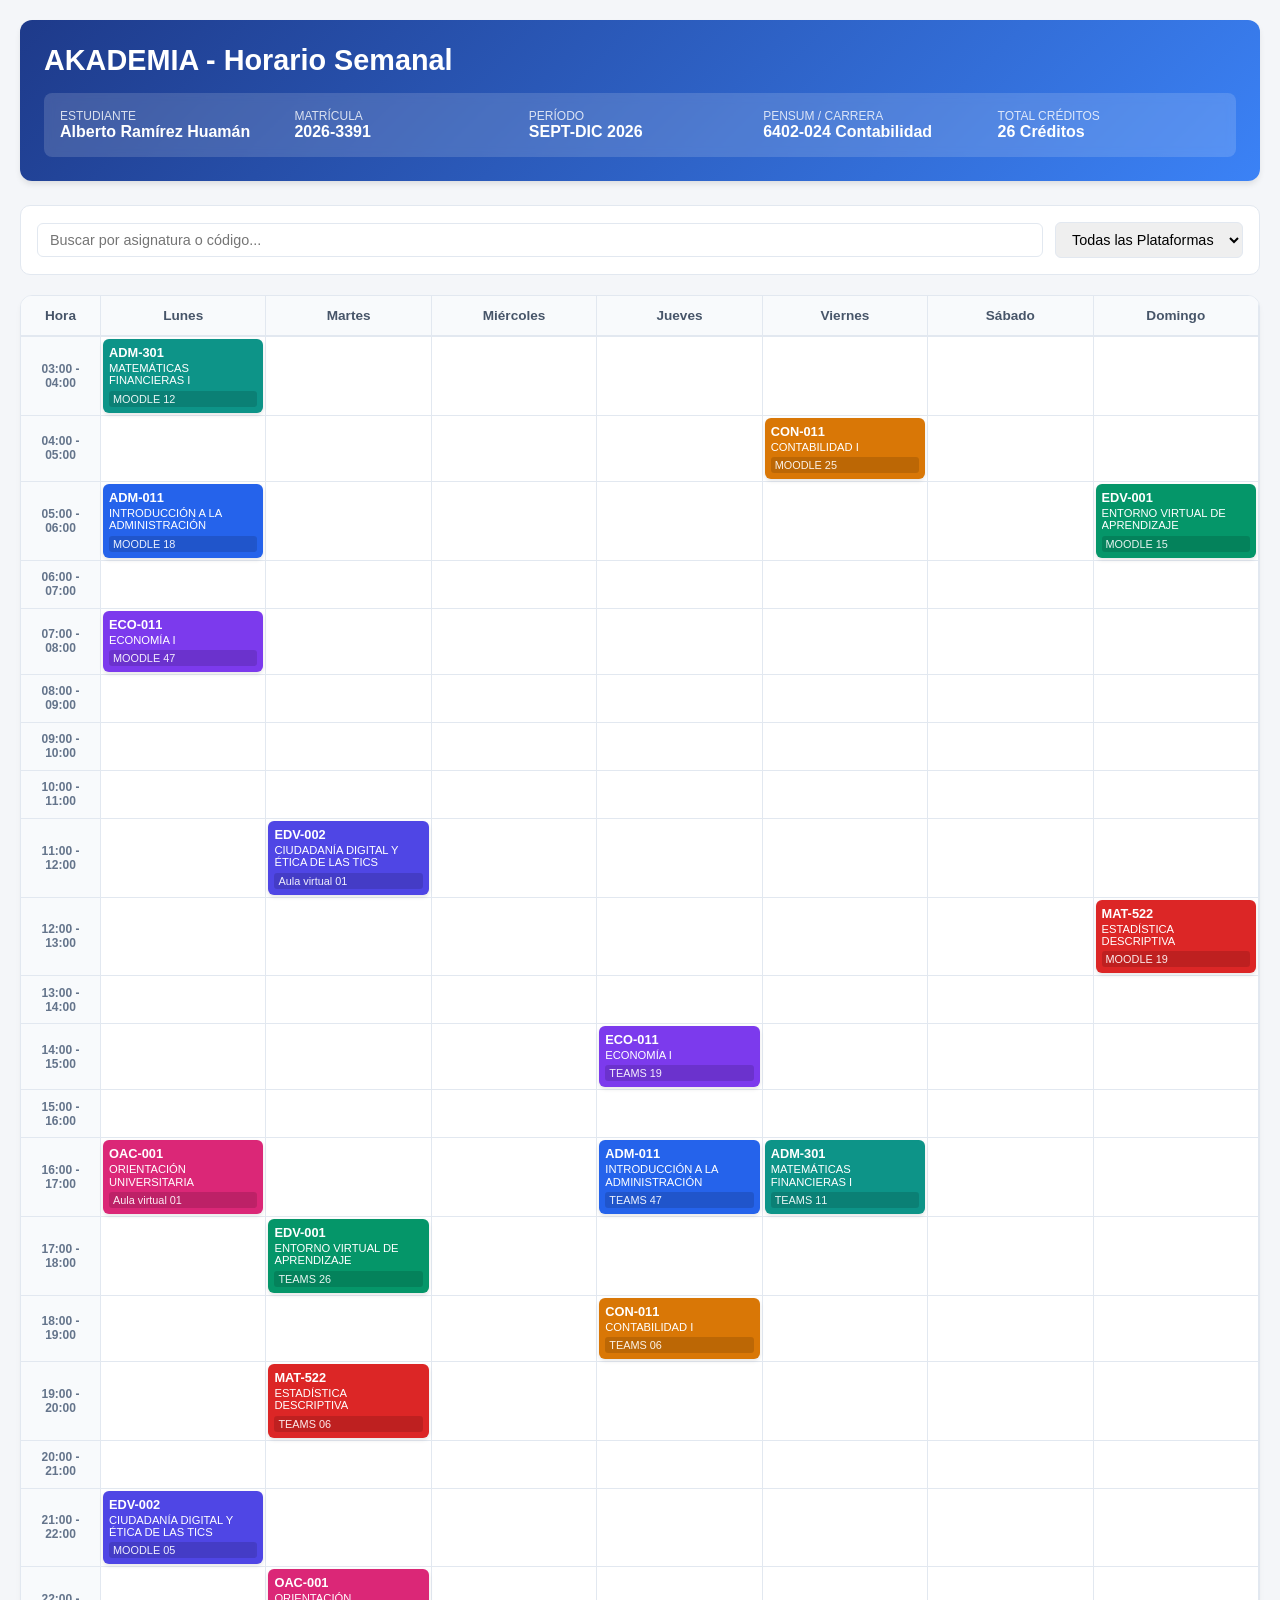
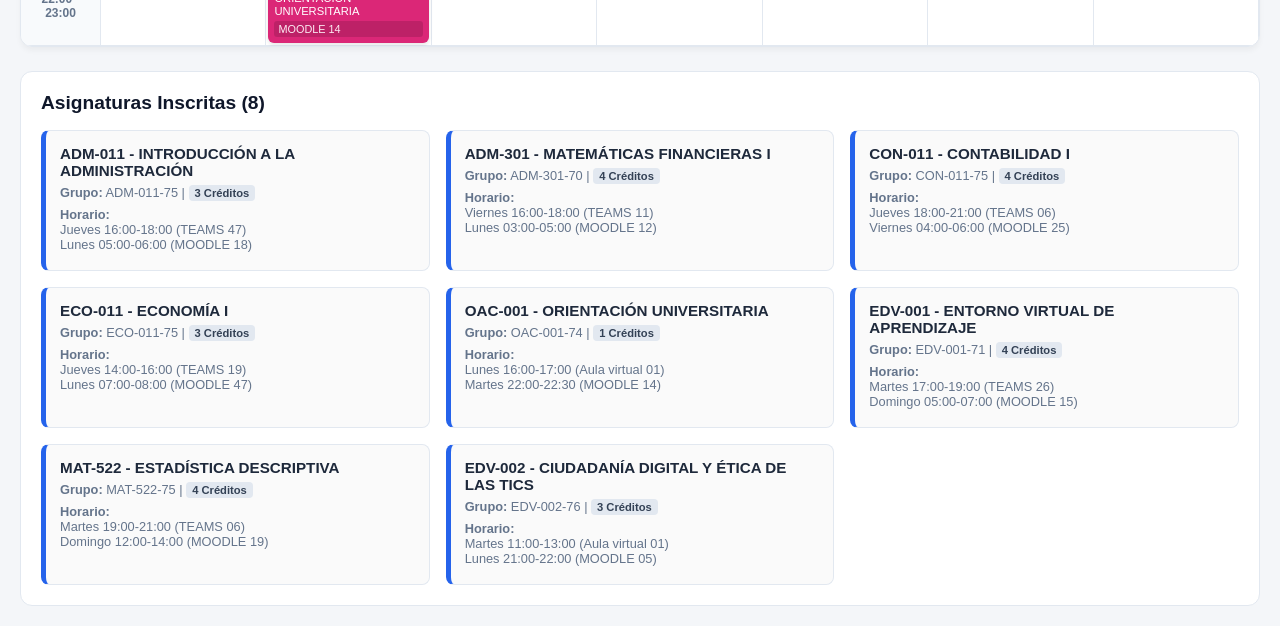
<file: calendarioUCE.html>
<!DOCTYPE html>
<html lang="es">
<head>
  <meta charset="UTF-8">
  <meta name="viewport" content="width=device-width, initial-scale=1.0">
  <title>Horario Semanal de Clases - AKADEMIA</title>
  <style>
    :root {
      --bg-color: #f4f6f9;
      --card-bg: #ffffff;
      --text-color: #1e293b;
      --border-color: #e2e8f0;
      --primary: #2563eb;
      --primary-dark: #1d4ed8;
    }

    * {
      box-sizing: border-box;
      margin: 0;
      padding: 0;
      font-family: 'Segoe UI', Tahoma, Geneva, Verdana, sans-serif;
    }

    body {
      background-color: var(--bg-color);
      color: var(--text-color);
      padding: 20px;
    }

    .container {
      max-width: 1400px;
      margin: 0 auto;
    }

    header {
      background: linear-gradient(135deg, #1e3a8a, #3b82f6);
      color: white;
      padding: 24px;
      border-radius: 12px;
      margin-bottom: 24px;
      box-shadow: 0 4px 6px -1px rgba(0, 0, 0, 0.1);
    }

    header h1 {
      font-size: 1.8rem;
      margin-bottom: 8px;
    }

    .info-grid {
      display: grid;
      grid-template-columns: repeat(auto-fit, minmax(200px, 1fr));
      gap: 12px;
      margin-top: 16px;
      background: rgba(255, 255, 255, 0.15);
      padding: 16px;
      border-radius: 8px;
      backdrop-filter: blur(5px);
    }

    .info-item label {
      font-size: 0.75rem;
      text-transform: uppercase;
      opacity: 0.8;
      display: block;
    }

    .info-item span {
      font-weight: 600;
      font-size: 1rem;
    }

    .controls {
      display: flex;
      flex-wrap: wrap;
      gap: 12px;
      margin-bottom: 20px;
      background: var(--card-bg);
      padding: 16px;
      border-radius: 10px;
      border: 1px solid var(--border-color);
      align-items: center;
    }

    .search-box, .filter-select {
      padding: 8px 12px;
      border: 1px solid var(--border-color);
      border-radius: 6px;
      font-size: 0.9rem;
      outline: none;
    }

    .search-box {
      flex: 1;
      min-width: 200px;
    }

    .calendar-wrapper {
      overflow-x: auto;
      background: var(--card-bg);
      border-radius: 12px;
      border: 1px solid var(--border-color);
      box-shadow: 0 4px 6px -1px rgba(0,0,0,0.05);
      margin-bottom: 24px;
    }

    .calendar {
      display: grid;
      grid-template-columns: 80px repeat(7, minmax(140px, 1fr));
      min-width: 1000px;
    }

    .header-cell {
      background: #f8fafc;
      padding: 12px 8px;
      text-align: center;
      font-weight: 700;
      font-size: 0.85rem;
      border-bottom: 2px solid var(--border-color);
      border-right: 1px solid var(--border-color);
      color: #475569;
    }

    .time-cell {
      background: #f8fafc;
      padding: 8px;
      text-align: center;
      font-size: 0.75rem;
      font-weight: 600;
      color: #64748b;
      border-bottom: 1px solid var(--border-color);
      border-right: 1px solid var(--border-color);
      display: flex;
      align-items: center;
      justify-content: center;
    }

    .day-cell {
      border-bottom: 1px solid var(--border-color);
      border-right: 1px solid var(--border-color);
      min-height: 48px;
      position: relative;
      padding: 2px;
    }

    .event {
      border-radius: 6px;
      padding: 6px;
      font-size: 0.75rem;
      color: white;
      cursor: pointer;
      transition: transform 0.15s ease, box-shadow 0.15s ease;
      height: 100%;
      display: flex;
      flex-direction: column;
      justify-content: space-between;
      box-shadow: 0 2px 4px rgba(0,0,0,0.1);
    }

    .event:hover {
      transform: scale(1.02);
      box-shadow: 0 4px 8px rgba(0,0,0,0.15);
      z-index: 10;
    }

    .event .code {
      font-weight: 700;
      font-size: 0.8rem;
    }

    .event .title {
      font-size: 0.7rem;
      line-height: 1.1;
      margin: 2px 0;
      display: -webkit-box;
      -webkit-line-clamp: 2;
      -webkit-box-orient: vertical;
      overflow: hidden;
    }

    .event .location {
      font-size: 0.68rem;
      opacity: 0.9;
      background: rgba(0, 0, 0, 0.15);
      padding: 2px 4px;
      border-radius: 3px;
      margin-top: 2px;
      display: inline-block;
    }

    /* Palette colors */
    .color-1 { background-color: #2563eb; } /* ADM-011 */
    .color-2 { background-color: #0d9488; } /* ADM-301 */
    .color-3 { background-color: #d97706; } /* CON-011 */
    .color-4 { background-color: #7c3aed; } /* ECO-011 */
    .color-5 { background-color: #db2777; } /* OAC-001 */
    .color-6 { background-color: #059669; } /* EDV-001 */
    .color-7 { background-color: #dc2626; } /* MAT-522 */
    .color-8 { background-color: #4f46e5; } /* EDV-002 */

    /* Course Cards Section */
    .courses-section {
      background: var(--card-bg);
      padding: 20px;
      border-radius: 12px;
      border: 1px solid var(--border-color);
    }

    .courses-section h2 {
      font-size: 1.2rem;
      margin-bottom: 16px;
      color: #0f172a;
    }

    .courses-grid {
      display: grid;
      grid-template-columns: repeat(auto-fill, minmax(300px, 1fr));
      gap: 16px;
    }

    .course-card {
      border: 1px solid var(--border-color);
      border-radius: 8px;
      padding: 14px;
      border-left: 5px solid var(--primary);
      background: #fafafa;
    }

    .course-card h3 {
      font-size: 0.95rem;
      margin-bottom: 6px;
    }

    .course-card p {
      font-size: 0.8rem;
      color: #64748b;
      margin-bottom: 4px;
    }

    .course-card .badge {
      display: inline-block;
      padding: 2px 6px;
      font-size: 0.7rem;
      font-weight: 600;
      border-radius: 4px;
      background: #e2e8f0;
      color: #334155;
    }

    /* Modal */
    .modal-overlay {
      position: fixed;
      top: 0; left: 0; right: 0; bottom: 0;
      background: rgba(0,0,0,0.5);
      display: none;
      justify-content: center;
      align-items: center;
      z-index: 1000;
    }

    .modal {
      background: white;
      border-radius: 12px;
      padding: 24px;
      max-width: 450px;
      width: 90%;
      box-shadow: 0 20px 25px -5px rgba(0,0,0,0.1);
    }

    .modal h3 {
      margin-bottom: 12px;
      color: #1e293b;
    }

    .modal p {
      margin-bottom: 8px;
      font-size: 0.9rem;
      color: #475569;
    }

    .modal-close {
      margin-top: 16px;
      padding: 8px 16px;
      background: var(--primary);
      color: white;
      border: none;
      border-radius: 6px;
      cursor: pointer;
      font-weight: 600;
      float: right;
    }

    .modal-close:hover {
      background: var(--primary-dark);
    }
  </style>
</head>
<body>

  <div class="container">
    <header>
      <h1>AKADEMIA - Horario Semanal</h1>
      <div class="info-grid">
        <div class="info-item">
          <label>Estudiante</label>
          <span>Alberto Ramírez Huamán</span>
        </div>
        <div class="info-item">
          <label>Matrícula</label>
          <span>2026-3391</span>
        </div>
        <div class="info-item">
          <label>Período</label>
          <span>SEPT-DIC 2026</span>
        </div>
        <div class="info-item">
          <label>Pensum / Carrera</label>
          <span>6402-024 Contabilidad</span>
        </div>
        <div class="info-item">
          <label>Total Créditos</label>
          <span>26 Créditos</span>
        </div>
      </div>
    </header>

    <div class="controls">
      <input type="text" id="searchInput" class="search-box" placeholder="Buscar por asignatura o código...">
      <select id="platformFilter" class="filter-select">
        <option value="ALL">Todas las Plataformas</option>
        <option value="TEAMS">Teams</option>
        <option value="MOODLE">Moodle</option>
        <option value="Aula virtual">Aula Virtual</option>
      </select>
    </div>

    <div class="calendar-wrapper">
      <div class="calendar" id="calendarGrid"></div>
    </div>

    <div class="courses-section">
      <h2>Asignaturas Inscritas (8)</h2>
      <div class="courses-grid" id="coursesList"></div>
    </div>
  </div>

  <div class="modal-overlay" id="modalOverlay">
    <div class="modal">
      <h3 id="modalTitle">Detalle de la Clase</h3>
      <p><strong>Código:</strong> <span id="modalCode"></span></p>
      <p><strong>Grupo:</strong> <span id="modalGroup"></span></p>
      <p><strong>Créditos:</strong> <span id="modalCredits"></span></p>
      <p><strong>Día y Hora:</strong> <span id="modalTime"></span></p>
      <p><strong>Plataforma / Aula:</strong> <span id="modalPlatform"></span></p>
      <button class="modal-close" onclick="closeModal()">Cerrar</button>
    </div>
  </div>

  <script>
    const days = ['Lunes', 'Martes', 'Miércoles', 'Jueves', 'Viernes', 'Sábado', 'Domingo'];

    // Lista de clases extraídas de la Selección de Asignaturas
    const classes = [
      {
        code: 'ADM-011',
        name: 'INTRODUCCIÓN A LA ADMINISTRACIÓN',
        credits: 3,
        group: 'ADM-011-75',
        colorClass: 'color-1',
        schedules: [
          { day: 'Jueves', start: 16, end: 18, location: 'TEAMS 47' },
          { day: 'Lunes', start: 5, end: 6, location: 'MOODLE 18' }
        ]
      },
      {
        code: 'ADM-301',
        name: 'MATEMÁTICAS FINANCIERAS I',
        credits: 4,
        group: 'ADM-301-70',
        colorClass: 'color-2',
        schedules: [
          { day: 'Viernes', start: 16, end: 18, location: 'TEAMS 11' },
          { day: 'Lunes', start: 3, end: 5, location: 'MOODLE 12' }
        ]
      },
      {
        code: 'CON-011',
        name: 'CONTABILIDAD I',
        credits: 4,
        group: 'CON-011-75',
        colorClass: 'color-3',
        schedules: [
          { day: 'Jueves', start: 18, end: 21, location: 'TEAMS 06' },
          { day: 'Viernes', start: 4, end: 6, location: 'MOODLE 25' }
        ]
      },
      {
        code: 'ECO-011',
        name: 'ECONOMÍA I',
        credits: 3,
        group: 'ECO-011-75',
        colorClass: 'color-4',
        schedules: [
          { day: 'Jueves', start: 14, end: 16, location: 'TEAMS 19' },
          { day: 'Lunes', start: 7, end: 8, location: 'MOODLE 47' }
        ]
      },
      {
        code: 'OAC-001',
        name: 'ORIENTACIÓN UNIVERSITARIA',
        credits: 1,
        group: 'OAC-001-74',
        colorClass: 'color-5',
        schedules: [
          { day: 'Lunes', start: 16, end: 17, location: 'Aula virtual 01' },
          { day: 'Martes', start: 22, end: 22.5, location: 'MOODLE 14' }
        ]
      },
      {
        code: 'EDV-001',
        name: 'ENTORNO VIRTUAL DE APRENDIZAJE',
        credits: 4,
        group: 'EDV-001-71',
        colorClass: 'color-6',
        schedules: [
          { day: 'Martes', start: 17, end: 19, location: 'TEAMS 26' },
          { day: 'Domingo', start: 5, end: 7, location: 'MOODLE 15' }
        ]
      },
      {
        code: 'MAT-522',
        name: 'ESTADÍSTICA DESCRIPTIVA',
        credits: 4,
        group: 'MAT-522-75',
        colorClass: 'color-7',
        schedules: [
          { day: 'Martes', start: 19, end: 21, location: 'TEAMS 06' },
          { day: 'Domingo', start: 12, end: 14, location: 'MOODLE 19' }
        ]
      },
      {
        code: 'EDV-002',
        name: 'CIUDADANÍA DIGITAL Y ÉTICA DE LAS TICS',
        credits: 3,
        group: 'EDV-002-76',
        colorClass: 'color-8',
        schedules: [
          { day: 'Martes', start: 11, end: 13, location: 'Aula virtual 01' },
          { day: 'Lunes', start: 21, end: 22, location: 'MOODLE 05' }
        ]
      }
    ];

    function formatHour(h) {
      const hours = Math.floor(h);
      const minutes = h % 1 === 0 ? '00' : '30';
      return `${hours.toString().padStart(2, '0')}:${minutes}`;
    }

    function renderCalendar() {
      const grid = document.getElementById('calendarGrid');
      grid.innerHTML = '';

      const searchFilter = document.getElementById('searchInput').value.toLowerCase();
      const platformFilter = document.getElementById('platformFilter').value;

      // Header Row
      const timeHeader = document.createElement('div');
      timeHeader.className = 'header-cell';
      timeHeader.innerText = 'Hora';
      grid.appendChild(timeHeader);

      days.forEach(day => {
        const dayHeader = document.createElement('div');
        dayHeader.className = 'header-cell';
        dayHeader.innerText = day;
        grid.appendChild(dayHeader);
      });

      // Hours Rows (From 3:00 to 23:00)
      for (let h = 3; h < 23; h++) {
        const timeCell = document.createElement('div');
        timeCell.className = 'time-cell';
        timeCell.innerText = `${formatHour(h)} - ${formatHour(h + 1)}`;
        grid.appendChild(timeCell);

        days.forEach(day => {
          const dayCell = document.createElement('div');
          dayCell.className = 'day-cell';

          classes.forEach(cls => {
            const matchesSearch = cls.name.toLowerCase().includes(searchFilter) || cls.code.toLowerCase().includes(searchFilter);
            if (!matchesSearch) return;

            cls.schedules.forEach(sched => {
              if (sched.day === day && Math.floor(sched.start) === h) {
                const matchesPlatform = platformFilter === 'ALL' || sched.location.toUpperCase().includes(platformFilter.toUpperCase());
                if (!matchesPlatform) return;

                const duration = sched.end - sched.start;
                const event = document.createElement('div');
                event.className = `event ${cls.colorClass}`;
                
                event.innerHTML = `
                  <div>
                    <div class="code">${cls.code}</div>
                    <div class="title">${cls.name}</div>
                  </div>
                  <div class="location">${sched.location}</div>
                `;

                event.onclick = () => showModal(cls, sched);
                dayCell.appendChild(event);
              }
            });
          });

          grid.appendChild(dayCell);
        });
      }
    }

    function renderCoursesList() {
      const container = document.getElementById('coursesList');
      container.innerHTML = '';

      classes.forEach(cls => {
        const card = document.createElement('div');
        card.className = 'course-card';
        card.style.borderLeftColor = getComputedStyle(document.documentElement).getPropertyValue(`--${cls.colorClass}`) || '#2563eb';

        const scheduleText = cls.schedules
          .map(s => `${s.day} ${formatHour(s.start)}-${formatHour(s.end)} (${s.location})`)
          .join('<br>');

        card.innerHTML = `
          <h3>${cls.code} - ${cls.name}</h3>
          <p><strong>Grupo:</strong> ${cls.group} | <span class="badge">${cls.credits} Créditos</span></p>
          <p style="margin-top: 6px;"><strong>Horario:</strong><br>${scheduleText}</p>
        `;
        container.appendChild(card);
      });
    }

    function showModal(cls, sched) {
      document.getElementById('modalTitle').innerText = cls.name;
      document.getElementById('modalCode').innerText = cls.code;
      document.getElementById('modalGroup').innerText = cls.group;
      document.getElementById('modalCredits').innerText = `${cls.credits} Créditos`;
      document.getElementById('modalTime').innerText = `${sched.day} de ${formatHour(sched.start)} a ${formatHour(sched.end)}`;
      document.getElementById('modalPlatform').innerText = sched.location;
      
      document.getElementById('modalOverlay').style.display = 'flex';
    }

    function closeModal() {
      document.getElementById('modalOverlay').style.display = 'none';
    }

    document.getElementById('searchInput').addEventListener('input', renderCalendar);
    document.getElementById('platformFilter').addEventListener('change', renderCalendar);

    // Initial render
    renderCalendar();
    renderCoursesList();
  </script>
</body>
</html>
</file>
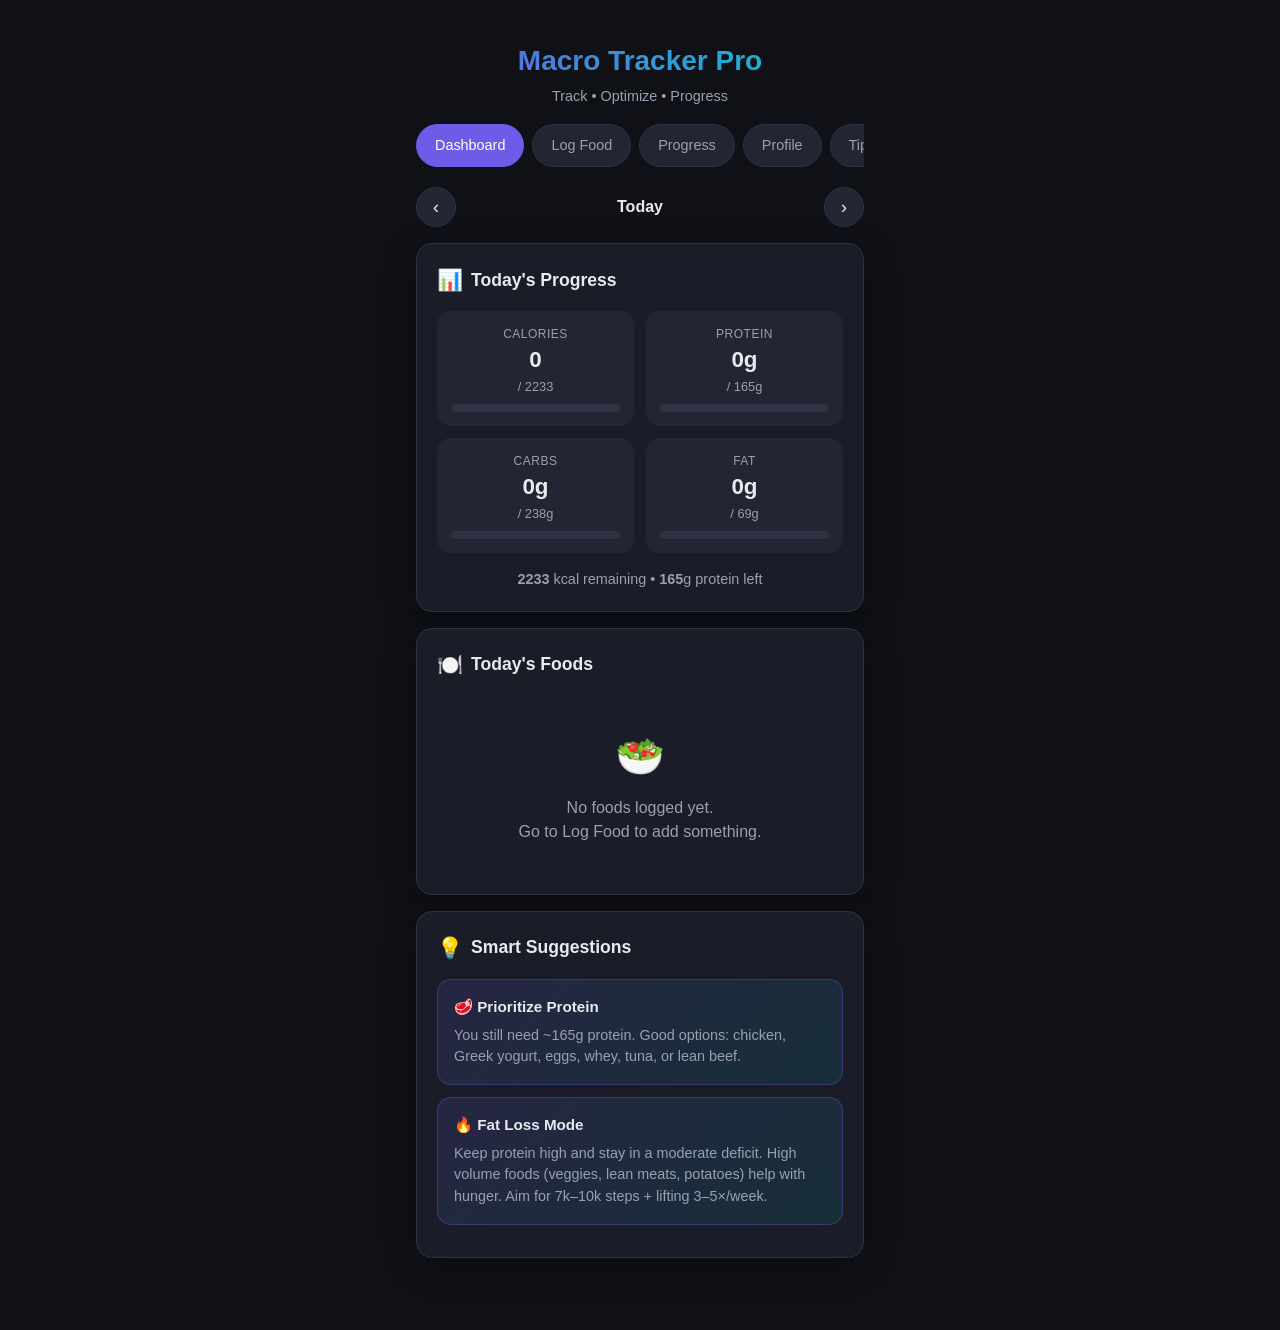
<file: macro-tracker.html>
<!DOCTYPE html>
<html lang="en">
<head>
  <meta charset="UTF-8" />
  <meta name="viewport" content="width=device-width, initial-scale=1.0, maximum-scale=1.0, user-scalable=no" />
  <title>Macro Tracker Pro</title>
  <style>
    :root {
      --bg: #0f1117;
      --card: #1a1d27;
      --card2: #222632;
      --border: #2d3344;
      --text: #e8eaed;
      --muted: #9aa0b0;
      --primary: #6c5ce7;
      --primary-hover: #5a4bd1;
      --success: #00b894;
      --warning: #fdcb6e;
      --danger: #e17055;
      --protein: #6c5ce7;
      --carbs: #00cec9;
      --fat: #fdcb6e;
      --calories: #e17055;
      --radius: 16px;
      --shadow: 0 8px 32px rgba(0,0,0,0.3);
    }

    * { box-sizing: border-box; margin: 0; padding: 0; }

    body {
      font-family: -apple-system, BlinkMacSystemFont, 'Segoe UI', Roboto, sans-serif;
      background: var(--bg);
      color: var(--text);
      line-height: 1.5;
      min-height: 100vh;
      padding-bottom: 40px;
    }

    .container {
      max-width: 480px;
      margin: 0 auto;
      padding: 16px;
    }

    header {
      text-align: center;
      padding: 24px 0 16px;
    }

    header h1 {
      font-size: 1.75rem;
      font-weight: 700;
      background: linear-gradient(135deg, #6c5ce7, #00cec9);
      -webkit-background-clip: text;
      -webkit-text-fill-color: transparent;
      background-clip: text;
    }

    header p {
      color: var(--muted);
      font-size: 0.9rem;
      margin-top: 4px;
    }

    .card {
      background: var(--card);
      border-radius: var(--radius);
      padding: 20px;
      margin-bottom: 16px;
      border: 1px solid var(--border);
      box-shadow: var(--shadow);
    }

    .card h2 {
      font-size: 1.1rem;
      margin-bottom: 16px;
      display: flex;
      align-items: center;
      gap: 8px;
    }

    .card h2 span { font-size: 1.3rem; }

    label {
      display: block;
      font-size: 0.85rem;
      color: var(--muted);
      margin-bottom: 6px;
    }

    input, select, button, textarea {
      font-family: inherit;
      font-size: 1rem;
    }

    input[type="number"], input[type="text"], select, textarea {
      width: 100%;
      background: var(--card2);
      border: 1px solid var(--border);
      border-radius: 12px;
      padding: 12px 14px;
      color: var(--text);
      outline: none;
      transition: border-color 0.2s;
    }

    input:focus, select:focus, textarea:focus {
      border-color: var(--primary);
    }

    .grid-2 {
      display: grid;
      grid-template-columns: 1fr 1fr;
      gap: 12px;
    }

    .grid-3 {
      display: grid;
      grid-template-columns: 1fr 1fr 1fr;
      gap: 10px;
    }

    .btn {
      display: inline-flex;
      align-items: center;
      justify-content: center;
      gap: 8px;
      background: var(--primary);
      color: white;
      border: none;
      border-radius: 12px;
      padding: 14px 20px;
      font-weight: 600;
      cursor: pointer;
      transition: background 0.2s, transform 0.1s;
      width: 100%;
    }

    .btn:hover { background: var(--primary-hover); }
    .btn:active { transform: scale(0.98); }

    .btn-secondary {
      background: var(--card2);
      border: 1px solid var(--border);
      color: var(--text);
    }

    .btn-secondary:hover { background: var(--border); }

    .btn-sm {
      padding: 8px 12px;
      font-size: 0.85rem;
      width: auto;
    }

    .btn-danger {
      background: transparent;
      color: var(--danger);
      border: 1px solid var(--danger);
    }

    .goal-options {
      display: grid;
      grid-template-columns: 1fr 1fr;
      gap: 10px;
    }

    .goal-btn {
      background: var(--card2);
      border: 2px solid var(--border);
      border-radius: 14px;
      padding: 14px 10px;
      text-align: center;
      cursor: pointer;
      transition: all 0.2s;
      font-size: 0.9rem;
      font-weight: 500;
    }

    .goal-btn.active {
      border-color: var(--primary);
      background: rgba(108, 92, 231, 0.15);
      color: #a29bfe;
    }

    .goal-btn small {
      display: block;
      font-size: 0.75rem;
      color: var(--muted);
      margin-top: 4px;
      font-weight: 400;
    }

    /* Progress */
    .macro-grid {
      display: grid;
      grid-template-columns: 1fr 1fr;
      gap: 12px;
      margin-bottom: 16px;
    }

    .macro-box {
      background: var(--card2);
      border-radius: 14px;
      padding: 14px;
      text-align: center;
    }

    .macro-box .value {
      font-size: 1.4rem;
      font-weight: 700;
    }

    .macro-box .label {
      font-size: 0.75rem;
      color: var(--muted);
      text-transform: uppercase;
      letter-spacing: 0.5px;
    }

    .macro-box .target {
      font-size: 0.8rem;
      color: var(--muted);
    }

    .progress-bar {
      height: 8px;
      background: var(--border);
      border-radius: 4px;
      overflow: hidden;
      margin-top: 8px;
    }

    .progress-fill {
      height: 100%;
      border-radius: 4px;
      transition: width 0.4s ease;
    }

    .calories .progress-fill { background: var(--calories); }
    .protein .progress-fill { background: var(--protein); }
    .carbs .progress-fill { background: var(--carbs); }
    .fat .progress-fill { background: var(--fat); }

    /* Food list */
    .food-item {
      display: flex;
      justify-content: space-between;
      align-items: center;
      padding: 12px 0;
      border-bottom: 1px solid var(--border);
    }

    .food-item:last-child { border-bottom: none; }

    .food-info h4 {
      font-size: 0.95rem;
      margin-bottom: 2px;
    }

    .food-info span {
      font-size: 0.8rem;
      color: var(--muted);
    }

    .food-actions {
      display: flex;
      gap: 8px;
      align-items: center;
    }

    .food-cals {
      font-weight: 600;
      font-size: 0.95rem;
      min-width: 50px;
      text-align: right;
    }

    /* Suggestions */
    .suggestion {
      background: linear-gradient(135deg, rgba(108,92,231,0.15), rgba(0,206,201,0.1));
      border: 1px solid rgba(108,92,231,0.3);
      border-radius: 14px;
      padding: 16px;
      margin-bottom: 12px;
    }

    .suggestion h3 {
      font-size: 0.95rem;
      margin-bottom: 6px;
      display: flex;
      align-items: center;
      gap: 6px;
    }

    .suggestion p {
      font-size: 0.9rem;
      color: var(--muted);
      line-height: 1.5;
    }

    .tabs {
      display: flex;
      gap: 8px;
      margin-bottom: 16px;
      overflow-x: auto;
      padding-bottom: 4px;
    }

    .tab {
      flex-shrink: 0;
      padding: 10px 18px;
      border-radius: 999px;
      background: var(--card2);
      border: 1px solid var(--border);
      color: var(--muted);
      font-size: 0.9rem;
      font-weight: 500;
      cursor: pointer;
      transition: all 0.2s;
    }

    .tab.active {
      background: var(--primary);
      border-color: var(--primary);
      color: white;
    }

    .hidden { display: none !important; }

    .empty-state {
      text-align: center;
      padding: 30px 10px;
      color: var(--muted);
    }

    .empty-state span { font-size: 2.5rem; display: block; margin-bottom: 10px; }

    .date-nav {
      display: flex;
      align-items: center;
      justify-content: space-between;
      margin-bottom: 16px;
    }

    .date-nav button {
      background: var(--card2);
      border: 1px solid var(--border);
      color: var(--text);
      width: 40px;
      height: 40px;
      border-radius: 50%;
      font-size: 1.2rem;
      cursor: pointer;
    }

    .date-nav .current-date {
      font-weight: 600;
      font-size: 1rem;
    }

    .form-row {
      margin-bottom: 14px;
    }

    .totals-row {
      display: flex;
      justify-content: space-between;
      font-size: 0.85rem;
      color: var(--muted);
      margin-top: 8px;
    }

    .section-title {
      font-size: 0.8rem;
      text-transform: uppercase;
      letter-spacing: 1px;
      color: var(--muted);
      margin: 20px 0 10px;
    }

    @media (max-width: 400px) {
      .macro-grid { grid-template-columns: 1fr 1fr; }
      .goal-options { grid-template-columns: 1fr; }
    }
  </style>
</head>
<body>
  <div class="container">
    <header>
      <h1>Macro Tracker Pro</h1>
      <p>Track • Optimize • Progress</p>
    </header>

    <!-- Tabs -->
    <div class="tabs">
      <div class="tab active" data-tab="dashboard">Dashboard</div>
      <div class="tab" data-tab="log">Log Food</div>
      <div class="tab" data-tab="progress">Progress</div>
      <div class="tab" data-tab="profile">Profile</div>
      <div class="tab" data-tab="tips">Tips</div>
    </div>

    <!-- DASHBOARD -->
    <div id="tab-dashboard">
      <div class="date-nav">
        <button onclick="changeDate(-1)">‹</button>
        <div class="current-date" id="currentDateLabel">Today</div>
        <button onclick="changeDate(1)">›</button>
      </div>

      <div class="card">
        <h2><span>📊</span> Today's Progress</h2>
        <div class="macro-grid">
          <div class="macro-box calories">
            <div class="label">Calories</div>
            <div class="value" id="calCurrent">0</div>
            <div class="target">/ <span id="calTarget">2000</span></div>
            <div class="progress-bar"><div class="progress-fill" id="calBar" style="width:0%"></div></div>
          </div>
          <div class="macro-box protein">
            <div class="label">Protein</div>
            <div class="value" id="proCurrent">0g</div>
            <div class="target">/ <span id="proTarget">150</span>g</div>
            <div class="progress-bar"><div class="progress-fill" id="proBar" style="width:0%"></div></div>
          </div>
          <div class="macro-box carbs">
            <div class="label">Carbs</div>
            <div class="value" id="carbCurrent">0g</div>
            <div class="target">/ <span id="carbTarget">200</span>g</div>
            <div class="progress-bar"><div class="progress-fill" id="carbBar" style="width:0%"></div></div>
          </div>
          <div class="macro-box fat">
            <div class="label">Fat</div>
            <div class="value" id="fatCurrent">0g</div>
            <div class="target">/ <span id="fatTarget">60</span>g</div>
            <div class="progress-bar"><div class="progress-fill" id="fatBar" style="width:0%"></div></div>
          </div>
        </div>

        <div id="remainingText" style="text-align:center; font-size:0.9rem; color:var(--muted); margin-top:8px;"></div>
      </div>

      <div class="card">
        <h2><span>🍽️</span> Today's Foods</h2>
        <div id="foodList">
          <div class="empty-state">
            <span>🥗</span>
            No foods logged yet.<br>Go to Log Food to add something.
          </div>
        </div>
      </div>

      <div class="card" id="quickSuggestions">
        <h2><span>💡</span> Smart Suggestions</h2>
        <div id="suggestionsList"></div>
      </div>
    </div>

    <!-- LOG FOOD -->
    <div id="tab-log" class="hidden">
      <div class="card">
        <h2><span>➕</span> Add Food</h2>

        <div class="form-row">
          <label>Food name</label>
          <input type="text" id="foodName" placeholder="e.g. Chicken breast, rice, avocado..." />
        </div>

        <!-- Quantity selector (appears when using Quick Add) -->
        <div id="quantitySection" class="form-row" style="display:none;">
          <label>Quantity <span id="unitLabel" style="color:var(--muted); font-weight:400;"></span></label>
          <div style="display:flex; gap:10px; align-items:center;">
            <button class="btn btn-secondary btn-sm" style="width:44px; padding:10px;" onclick="adjustQty(-1)">−</button>
            <input type="number" id="foodQty" value="100" min="1" step="1" style="text-align:center; font-weight:600;" oninput="recalcFromQty()" />
            <button class="btn btn-secondary btn-sm" style="width:44px; padding:10px;" onclick="adjustQty(1)">+</button>
          </div>
          <div style="font-size:0.8rem; color:var(--muted); margin-top:6px;" id="baseInfo"></div>
        </div>

        <div class="grid-2">
          <div class="form-row">
            <label>Calories</label>
            <input type="number" id="foodCal" placeholder="0" min="0" />
          </div>
          <div class="form-row">
            <label>Protein (g)</label>
            <input type="number" id="foodPro" placeholder="0" min="0" step="0.1" />
          </div>
        </div>
        <div class="grid-2">
          <div class="form-row">
            <label>Carbs (g)</label>
            <input type="number" id="foodCarb" placeholder="0" min="0" step="0.1" />
          </div>
          <div class="form-row">
            <label>Fat (g)</label>
            <input type="number" id="foodFat" placeholder="0" min="0" step="0.1" />
          </div>
        </div>
        <button class="btn" onclick="addFood()">Add to Today</button>
      </div>

      <div class="card">
        <h2><span>⚡</span> Quick Add</h2>
        <p style="font-size:0.85rem; color:var(--muted); margin-bottom:14px;">Tap a food → adjust quantity → macros calculate automatically</p>

        <div class="section-title">Proteins</div>
        <div class="grid-2" style="gap:8px; margin-bottom:14px;" id="quickProteins"></div>

        <div class="section-title">Carbs, Roots & Local</div>
        <div class="grid-2" style="gap:8px; margin-bottom:14px;" id="quickCarbs"></div>

        <div class="section-title">Fruits</div>
        <div class="grid-2" style="gap:8px; margin-bottom:14px;" id="quickFruits"></div>

        <div class="section-title">Vegetables</div>
        <div class="grid-2" style="gap:8px; margin-bottom:14px;" id="quickVeggies"></div>

        <div class="section-title">Fats & Seeds</div>
        <div class="grid-2" style="gap:8px; margin-bottom:14px;" id="quickFats"></div>

        <div class="section-title">Dairy & Snacks</div>
        <div class="grid-2" style="gap:8px;" id="quickDairy"></div>
      </div>
    </div>

    <!-- PROGRESS -->
    <div id="tab-progress" class="hidden">
      <div class="card">
        <h2><span>📈</span> Last 7 Days Overview</h2>
        <div id="weekSummary" style="margin-bottom:16px; font-size:0.95rem; line-height:1.6;"></div>
        <div id="weekBars"></div>
      </div>

      <div class="card">
        <h2><span>🔥</span> Consistency</h2>
        <div id="consistencyStats"></div>
      </div>

      <div class="card">
        <h2><span>💡</span> Insights</h2>
        <div id="progressInsights"></div>
      </div>
    </div>

    <!-- PROFILE -->
    <div id="tab-profile" class="hidden">
      <div class="card">
        <h2><span>👤</span> Your Profile</h2>
        <div class="grid-2">
          <div class="form-row">
            <label>Age</label>
            <input type="number" id="age" min="15" max="100" value="30" />
          </div>
          <div class="form-row">
            <label>Gender</label>
            <select id="gender">
              <option value="male">Male</option>
              <option value="female">Female</option>
            </select>
          </div>
        </div>
        <div class="grid-2">
          <div class="form-row">
            <label>Weight (kg)</label>
            <input type="number" id="weight" min="30" max="250" step="0.1" value="75" />
          </div>
          <div class="form-row">
            <label>Height (cm)</label>
            <input type="number" id="height" min="120" max="230" value="175" />
          </div>
        </div>
        <div class="form-row">
          <label>Activity Level</label>
          <select id="activity">
            <option value="1.2">Sedentary (little/no exercise)</option>
            <option value="1.375">Lightly active (1–3 days/week)</option>
            <option value="1.55" selected>Moderately active (3–5 days/week)</option>
            <option value="1.725">Very active (6–7 days/week)</option>
            <option value="1.9">Extra active (hard training + job)</option>
          </select>
        </div>
      </div>

      <div class="card">
        <h2><span>🎯</span> Your Goal</h2>
        <div class="goal-options">
          <div class="goal-btn active" data-goal="fatloss">
            Fat Loss
            <small>Deficit + high protein</small>
          </div>
          <div class="goal-btn" data-goal="recomp">
            Fat Loss + Muscle
            <small>Recomp – near maintenance</small>
          </div>
          <div class="goal-btn" data-goal="muscle">
            Muscle Building
            <small>Surplus + high protein</small>
          </div>
          <div class="goal-btn" data-goal="maintain">
            Maintenance / Other
            <small>Stay the same weight</small>
          </div>
        </div>
      </div>

      <div class="card">
        <h2><span>📈</span> Calculated Targets</h2>
        <div style="font-size:0.95rem; line-height:1.7;">
          <div>BMR: <strong id="bmrValue">—</strong> kcal</div>
          <div>TDEE (maintenance): <strong id="tdeeValue">—</strong> kcal</div>
          <div style="margin-top:10px; padding-top:10px; border-top:1px solid var(--border);">
            Target Calories: <strong id="targetCals">—</strong><br>
            Protein: <strong id="targetPro">—</strong> g<br>
            Carbs: <strong id="targetCarb">—</strong> g<br>
            Fat: <strong id="targetFat">—</strong> g
          </div>
        </div>
        <button class="btn" style="margin-top:16px;" onclick="saveProfile()">Save & Update Targets</button>
      </div>
    </div>

    <!-- TIPS -->
    <div id="tab-tips" class="hidden">
      <div class="card">
        <h2><span>📚</span> Goal-Based Tips</h2>
        <div id="tipsContent"></div>
      </div>
    </div>
  </div>

  <script>
    // ========== STATE ==========
    let state = {
      profile: {
        age: 30,
        gender: 'male',
        weight: 75,
        height: 175,
        activity: 1.55,
        goal: 'fatloss'
      },
      targets: { cal: 2000, pro: 150, carb: 200, fat: 60 },
      logs: {},          // dateKey -> [{id, name, cal, pro, carb, fat}]
      currentDate: new Date()
    };

    // ========== HELPERS ==========
    function dateKey(d = state.currentDate) {
      return d.toISOString().slice(0, 10);
    }

    function formatDate(d) {
      const today = new Date();
      today.setHours(0,0,0,0);
      const check = new Date(d);
      check.setHours(0,0,0,0);
      const diff = (check - today) / 86400000;
      if (diff === 0) return 'Today';
      if (diff === -1) return 'Yesterday';
      if (diff === 1) return 'Tomorrow';
      return d.toLocaleDateString(undefined, { weekday: 'short', month: 'short', day: 'numeric' });
    }

    function uid() {
      return Date.now().toString(36) + Math.random().toString(36).slice(2, 7);
    }

    // ========== CALCULATION ==========
    function calcBMR() {
      const { age, gender, weight, height } = state.profile;
      // Mifflin-St Jeor
      if (gender === 'male') {
        return 10 * weight + 6.25 * height - 5 * age + 5;
      }
      return 10 * weight + 6.25 * height - 5 * age - 161;
    }

    function calcTDEE() {
      return Math.round(calcBMR() * state.profile.activity);
    }

    function calcTargets() {
      const tdee = calcTDEE();
      const w = state.profile.weight;
      let cal, proGkg, fatPct;

      switch (state.profile.goal) {
        case 'fatloss':
          cal = Math.round(tdee - 400);          // ~400 deficit
          proGkg = 2.2;
          fatPct = 0.28;
          break;
        case 'recomp':
          cal = Math.round(tdee - 150);          // mild deficit
          proGkg = 2.3;
          fatPct = 0.25;
          break;
        case 'muscle':
          cal = Math.round(tdee + 300);          // modest surplus
          proGkg = 2.0;
          fatPct = 0.25;
          break;
        default: // maintain
          cal = tdee;
          proGkg = 1.8;
          fatPct = 0.28;
      }

      const pro = Math.round(w * proGkg);
      const fat = Math.round((cal * fatPct) / 9);
      const carb = Math.round((cal - (pro * 4) - (fat * 9)) / 4);

      state.targets = { cal, pro, carb, fat };
      return state.targets;
    }

    // ========== STORAGE ==========
    function save() {
      localStorage.setItem('macroTrackerPro', JSON.stringify({
        profile: state.profile,
        logs: state.logs
      }));
    }

    function load() {
      try {
        const raw = localStorage.getItem('macroTrackerPro');
        if (raw) {
          const data = JSON.parse(raw);
          if (data.profile) state.profile = { ...state.profile, ...data.profile };
          if (data.logs) state.logs = data.logs;
        }
      } catch (e) {}
    }

    // ========== UI UPDATE ==========
    function getTodayFoods() {
      return state.logs[dateKey()] || [];
    }

    function getTotals() {
      const foods = getTodayFoods();
      return foods.reduce((acc, f) => {
        acc.cal += f.cal || 0;
        acc.pro += f.pro || 0;
        acc.carb += f.carb || 0;
        acc.fat += f.fat || 0;
        return acc;
      }, { cal: 0, pro: 0, carb: 0, fat: 0 });
    }

    function updateDashboard() {
      const t = getTotals();
      const targets = state.targets;

      document.getElementById('calCurrent').textContent = Math.round(t.cal);
      document.getElementById('proCurrent').textContent = Math.round(t.pro) + 'g';
      document.getElementById('carbCurrent').textContent = Math.round(t.carb) + 'g';
      document.getElementById('fatCurrent').textContent = Math.round(t.fat) + 'g';

      document.getElementById('calTarget').textContent = targets.cal;
      document.getElementById('proTarget').textContent = targets.pro;
      document.getElementById('carbTarget').textContent = targets.carb;
      document.getElementById('fatTarget').textContent = targets.fat;

      const pct = (val, max) => Math.min(100, Math.round((val / max) * 100));
      document.getElementById('calBar').style.width = pct(t.cal, targets.cal) + '%';
      document.getElementById('proBar').style.width = pct(t.pro, targets.pro) + '%';
      document.getElementById('carbBar').style.width = pct(t.carb, targets.carb) + '%';
      document.getElementById('fatBar').style.width = pct(t.fat, targets.fat) + '%';

      const remCal = targets.cal - t.cal;
      const remPro = targets.pro - t.pro;
      document.getElementById('remainingText').innerHTML =
        remCal > 0
          ? `<strong>${Math.round(remCal)}</strong> kcal remaining • <strong>${Math.round(Math.max(0, remPro))}</strong>g protein left`
          : `<strong style="color:var(--warning)">Over by ${Math.abs(Math.round(remCal))} kcal</strong>`;

      // Food list
      const list = document.getElementById('foodList');
      const foods = getTodayFoods();
      if (foods.length === 0) {
        list.innerHTML = `<div class="empty-state"><span>🥗</span>No foods logged yet.<br>Go to Log Food to add something.</div>`;
      } else {
        list.innerHTML = foods.map(f => `
          <div class="food-item">
            <div class="food-info">
              <h4>${f.name}</h4>
              <span>P ${Math.round(f.pro)}g • C ${Math.round(f.carb)}g • F ${Math.round(f.fat)}g</span>
            </div>
            <div class="food-actions">
              <div class="food-cals">${Math.round(f.cal)}</div>
              <button class="btn btn-sm btn-danger" onclick="removeFood('${f.id}')">×</button>
            </div>
          </div>
        `).join('');
      }

      updateSuggestions();
      document.getElementById('currentDateLabel').textContent = formatDate(state.currentDate);
    }

    function updateProfileUI() {
      const p = state.profile;
      document.getElementById('age').value = p.age;
      document.getElementById('gender').value = p.gender;
      document.getElementById('weight').value = p.weight;
      document.getElementById('height').value = p.height;
      document.getElementById('activity').value = p.activity;

      document.querySelectorAll('.goal-btn').forEach(btn => {
        btn.classList.toggle('active', btn.dataset.goal === p.goal);
      });

      const bmr = Math.round(calcBMR());
      const tdee = calcTDEE();
      const t = calcTargets();

      document.getElementById('bmrValue').textContent = bmr;
      document.getElementById('tdeeValue').textContent = tdee;
      document.getElementById('targetCals').textContent = t.cal + ' kcal';
      document.getElementById('targetPro').textContent = t.pro;
      document.getElementById('targetCarb').textContent = t.carb;
      document.getElementById('targetFat').textContent = t.fat;
    }

    function updateSuggestions() {
      const t = getTotals();
      const targets = state.targets;
      const goal = state.profile.goal;
      const remCal = targets.cal - t.cal;
      const remPro = targets.pro - t.pro;
      const remCarb = targets.carb - t.carb;
      const remFat = targets.fat - t.fat;

      let suggestions = [];

      // Protein first priority
      if (remPro > 25) {
        suggestions.push({
          icon: '🥩',
          title: 'Prioritize Protein',
          text: `You still need ~${Math.round(remPro)}g protein. Good options: chicken, Greek yogurt, eggs, whey, tuna, or lean beef.`
        });
      } else if (remPro > 10) {
        suggestions.push({
          icon: '🥛',
          title: 'Almost at protein target',
          text: `Only ~${Math.round(remPro)}g protein left. A scoop of whey or a Greek yogurt will close the gap nicely.`
        });
      }

      // Calorie situation
      if (remCal < -150) {
        suggestions.push({
          icon: '⚠️',
          title: 'Over calories',
          text: `You're ${Math.abs(Math.round(remCal))} kcal over. For the rest of the day focus on high-volume, low-calorie foods (veggies, lean protein) if possible.`
        });
      } else if (remCal > 400 && remPro < 20) {
        suggestions.push({
          icon: '🍚',
          title: 'Room for carbs / energy',
          text: `You have ${Math.round(remCal)} kcal left and protein is mostly covered. Rice, potatoes, fruit or oats are great now.`
        });
      }

      // Goal specific
      if (goal === 'fatloss') {
        suggestions.push({
          icon: '🔥',
          title: 'Fat Loss Mode',
          text: 'Keep protein high and stay in a moderate deficit. High volume foods (veggies, lean meats, potatoes) help with hunger. Aim for 7k–10k steps + lifting 3–5×/week.'
        });
      } else if (goal === 'recomp') {
        suggestions.push({
          icon: '⚖️',
          title: 'Recomp Strategy',
          text: 'Stay near maintenance or slight deficit. Progressive overload in the gym is more important than aggressive dieting. Protein should be the highest of all goals.'
        });
      } else if (goal === 'muscle') {
        suggestions.push({
          icon: '💪',
          title: 'Building Mode',
          text: 'You need the surplus. Don’t fear carbs — they fuel hard training and recovery. Keep progressive overload and sleep 7–9 hours.'
        });
      }

      // Fat check
      if (remFat < -10) {
        suggestions.push({
          icon: '🥑',
          title: 'Fat a bit high',
          text: 'Fat is over target. Future meals can lean more toward protein + carbs (chicken + rice, yogurt + fruit) to balance.'
        });
      }

      if (suggestions.length === 0) {
        suggestions.push({
          icon: '✅',
          title: 'Looking solid',
          text: 'Macros are well balanced for the day. Keep it up!'
        });
      }

      document.getElementById('suggestionsList').innerHTML = suggestions.map(s => `
        <div class="suggestion">
          <h3>${s.icon} ${s.title}</h3>
          <p>${s.text}</p>
        </div>
      `).join('');
    }

    function updateTips() {
      const goal = state.profile.goal;
      const tips = {
        fatloss: `
          <div class="suggestion">
            <h3>🔥 Fat Loss Focus</h3>
            <p>• Aim for 0.5–1% bodyweight loss per week.<br>
            • Protein 2.0–2.4 g/kg protects muscle.<br>
            • Strength train 3–5×/week + daily steps.<br>
            • Sleep and stress management matter as much as food.</p>
          </div>
          <div class="suggestion">
            <h3>🍽️ Practical tips</h3>
            <p>• Fill half the plate with vegetables.<br>
            • Use volume eating (high fiber, high water foods).<br>
            • Weigh food when possible for accuracy.<br>
            • Don’t cut fats too low (hormones need them).</p>
          </div>`,
        recomp: `
          <div class="suggestion">
            <h3>⚖️ Body Recomposition</h3>
            <p>• Best for beginners, returning lifters, or higher body-fat individuals.<br>
            • Eat at maintenance or a small deficit (−100 to −200 kcal).<br>
            • Protein 2.0–2.6 g/kg is ideal.<br>
            • Progressive overload is non-negotiable.</p>
          </div>
          <div class="suggestion">
            <h3>📈 Expectations</h3>
            <p>• Scale weight may stay flat or drop slowly while measurements improve.<br>
            • Take progress photos and strength numbers as main metrics.<br>
            • Patience is key — recomp is slower than pure cutting or bulking.</p>
          </div>`,
        muscle: `
          <div class="suggestion">
            <h3>💪 Muscle Building</h3>
            <p>• Modest surplus (+200–350 kcal) is enough for most people.<br>
            • Protein 1.6–2.2 g/kg is sufficient in a surplus.<br>
            • Carbs should be the highest macro to fuel training.<br>
            • Recover hard: sleep, manage stress, don’t train to failure every set.</p>
          </div>
          <div class="suggestion">
            <h3>🏋️ Training note</h3>
            <p>• Focus on compound lifts and progressive overload.<br>
            • Track lifts weekly. If strength is stuck, check sleep and total calories first.</p>
          </div>`,
        maintain: `
          <div class="suggestion">
            <h3>⚖️ Maintenance</h3>
            <p>• Eat around your TDEE.<br>
            • Protein 1.6–2.0 g/kg keeps body composition stable.<br>
            • Great time to practice consistency and refine food preferences.<br>
            • You can still improve strength and skill in the gym.</p>
          </div>`
      };

      document.getElementById('tipsContent').innerHTML = tips[goal] || tips.maintain;
    }

    // ========== FOOD DATABASE ==========
    // Accurate base values (USDA / reliable sources). unit = g / ml / unit / scoop / bar / slice
    const FOOD_DB = {
      proteins: [
        { id: 'chicken', name: 'Chicken breast', unit: 'g', baseQty: 100, cal: 165, pro: 31, carb: 0, fat: 3.6 },
        { id: 'turkey', name: 'Turkey breast', unit: 'g', baseQty: 100, cal: 135, pro: 30, carb: 0, fat: 1 },
        { id: 'salmon', name: 'Salmon', unit: 'g', baseQty: 100, cal: 208, pro: 20, carb: 0, fat: 13 },
        { id: 'tuna', name: 'Tuna (canned in water)', unit: 'g', baseQty: 100, cal: 116, pro: 26, carb: 0, fat: 1 },
        { id: 'beef', name: 'Lean beef (sirloin)', unit: 'g', baseQty: 100, cal: 200, pro: 27, carb: 0, fat: 10 },
        { id: 'chickensausage', name: 'Chicken sausage', unit: 'g', baseQty: 100, cal: 190, pro: 19, carb: 1.5, fat: 12 },
        { id: 'porksausage', name: 'Pork sausage', unit: 'g', baseQty: 100, cal: 325, pro: 18, carb: 1.5, fat: 27 },
        { id: 'egg', name: 'Egg (whole)', unit: 'unit', baseQty: 1, cal: 72, pro: 6.3, carb: 0.4, fat: 4.8 },
        { id: 'eggwhite', name: 'Egg white', unit: 'unit', baseQty: 1, cal: 17, pro: 3.6, carb: 0.2, fat: 0.1 },
        { id: 'shrimp', name: 'Shrimp', unit: 'g', baseQty: 100, cal: 99, pro: 24, carb: 0.2, fat: 0.3 },
        { id: 'tofu', name: 'Tofu (firm)', unit: 'g', baseQty: 100, cal: 144, pro: 17, carb: 3, fat: 9 },
        { id: 'whey', name: 'Whey protein', unit: 'scoop', baseQty: 1, cal: 120, pro: 24, carb: 3, fat: 1.5 },
        { id: 'proteinbar', name: 'Protein bar (avg)', unit: 'bar', baseQty: 1, cal: 210, pro: 20, carb: 22, fat: 7 },
      ],
      carbs: [
        { id: 'rice', name: 'White rice (cooked)', unit: 'g', baseQty: 100, cal: 130, pro: 2.7, carb: 28, fat: 0.3 },
        { id: 'brownrice', name: 'Brown rice (cooked)', unit: 'g', baseQty: 100, cal: 112, pro: 2.6, carb: 24, fat: 0.9 },
        { id: 'oats', name: 'Oats (dry)', unit: 'g', baseQty: 100, cal: 389, pro: 17, carb: 66, fat: 7 },
        { id: 'potato', name: 'Potato (boiled)', unit: 'g', baseQty: 100, cal: 87, pro: 1.9, carb: 20, fat: 0.1 },
        { id: 'sweetpotato', name: 'Sweet potato', unit: 'g', baseQty: 100, cal: 86, pro: 1.6, carb: 20, fat: 0.1 },
        { id: 'pasta', name: 'Pasta (cooked)', unit: 'g', baseQty: 100, cal: 131, pro: 5, carb: 25, fat: 1.1 },
        { id: 'quinoa', name: 'Quinoa (cooked)', unit: 'g', baseQty: 100, cal: 120, pro: 4.4, carb: 21, fat: 1.9 },
        { id: 'guineoverde', name: 'Guineo verde (green plantain)', unit: 'g', baseQty: 100, cal: 122, pro: 1.3, carb: 32, fat: 0.4 },
        { id: 'yautia', name: 'Yautía (malanga)', unit: 'g', baseQty: 100, cal: 98, pro: 1.5, carb: 23.6, fat: 0.4 },
        { id: 'mangu', name: 'Mangú (mashed plantain)', unit: 'g', baseQty: 100, cal: 135, pro: 1.4, carb: 34, fat: 0.5 },
        { id: 'ricecake', name: 'Rice cake', unit: 'unit', baseQty: 1, cal: 35, pro: 0.7, carb: 7.3, fat: 0.3 },
        { id: 'casabe', name: 'Casabe (cassava bread)', unit: 'g', baseQty: 100, cal: 300, pro: 2.5, carb: 71, fat: 0.5 },
        { id: 'centeno', name: 'Centeno / Rye cookie', unit: 'unit', baseQty: 1, cal: 45, pro: 0.8, carb: 8, fat: 1.2 },
        { id: 'cluster', name: 'Cluster Dextrin', unit: 'scoop', baseQty: 1, cal: 97, pro: 0, carb: 24.3, fat: 0 },
        { id: 'bread', name: 'Bread (slice)', unit: 'slice', baseQty: 1, cal: 80, pro: 3, carb: 15, fat: 1 },
      ],
      fruits: [
        { id: 'banana', name: 'Banana', unit: 'unit', baseQty: 1, cal: 105, pro: 1.3, carb: 27, fat: 0.4 },
        { id: 'apple', name: 'Apple', unit: 'unit', baseQty: 1, cal: 95, pro: 0.5, carb: 25, fat: 0.3 },
        { id: 'orange', name: 'Orange', unit: 'unit', baseQty: 1, cal: 62, pro: 1.2, carb: 15.4, fat: 0.2 },
        { id: 'berries', name: 'Mixed berries', unit: 'g', baseQty: 100, cal: 45, pro: 0.8, carb: 11, fat: 0.3 },
        { id: 'mango', name: 'Mango', unit: 'g', baseQty: 100, cal: 60, pro: 0.8, carb: 15, fat: 0.4 },
        { id: 'papaya', name: 'Papaya', unit: 'g', baseQty: 100, cal: 43, pro: 0.5, carb: 11, fat: 0.3 },
      ],
      veggies: [
        { id: 'spinach', name: 'Spinach (raw)', unit: 'g', baseQty: 100, cal: 23, pro: 2.9, carb: 3.6, fat: 0.4 },
        { id: 'broccoli', name: 'Broccoli', unit: 'g', baseQty: 100, cal: 34, pro: 2.8, carb: 7, fat: 0.4 },
        { id: 'bellpepper', name: 'Bell pepper', unit: 'g', baseQty: 100, cal: 26, pro: 1, carb: 6, fat: 0.3 },
        { id: 'tomato', name: 'Tomato', unit: 'g', baseQty: 100, cal: 18, pro: 0.9, carb: 3.9, fat: 0.2 },
        { id: 'cucumber', name: 'Cucumber', unit: 'g', baseQty: 100, cal: 15, pro: 0.7, carb: 3.6, fat: 0.1 },
        { id: 'lettuce', name: 'Lettuce', unit: 'g', baseQty: 100, cal: 15, pro: 1.4, carb: 2.9, fat: 0.2 },
        { id: 'onion', name: 'Onion', unit: 'g', baseQty: 100, cal: 40, pro: 1.1, carb: 9.3, fat: 0.1 },
        { id: 'carrot', name: 'Carrot', unit: 'g', baseQty: 100, cal: 41, pro: 0.9, carb: 10, fat: 0.2 },
      ],
      fats: [
        { id: 'avocado', name: 'Avocado', unit: 'g', baseQty: 100, cal: 160, pro: 2, carb: 8.5, fat: 15 },
        { id: 'almonds', name: 'Almonds', unit: 'g', baseQty: 100, cal: 579, pro: 21, carb: 22, fat: 50 },
        { id: 'peanutbutter', name: 'Peanut butter', unit: 'g', baseQty: 100, cal: 588, pro: 25, carb: 20, fat: 50 },
        { id: 'oliveoil', name: 'Olive oil', unit: 'ml', baseQty: 15, cal: 119, pro: 0, carb: 0, fat: 13.5 },
        { id: 'walnut', name: 'Walnuts', unit: 'g', baseQty: 100, cal: 654, pro: 15, carb: 14, fat: 65 },
        { id: 'chia', name: 'Chia seeds', unit: 'g', baseQty: 100, cal: 486, pro: 17, carb: 42, fat: 31 },
      ],
      dairy: [
        { id: 'greekyogurt', name: 'Greek yogurt (0%)', unit: 'g', baseQty: 100, cal: 59, pro: 10, carb: 3.6, fat: 0.4 },
        { id: 'cottage', name: 'Cottage cheese', unit: 'g', baseQty: 100, cal: 98, pro: 11, carb: 3.4, fat: 4.3 },
        { id: 'milk', name: 'Milk (whole)', unit: 'ml', baseQty: 100, cal: 61, pro: 3.2, carb: 4.8, fat: 3.3 },
        { id: 'cheddar', name: 'Cheddar cheese', unit: 'g', baseQty: 100, cal: 403, pro: 25, carb: 1.3, fat: 33 },
        { id: 'skyr', name: 'Skyr / Icelandic yogurt', unit: 'g', baseQty: 100, cal: 63, pro: 11, carb: 4, fat: 0.2 },
      ]
    };

    // Currently selected food for quantity calculation
    let currentFoodBase = null;

    function renderQuickAdds() {
      const makeBtn = (food) => {
        return `<button class="btn btn-secondary btn-sm" onclick="selectFood('${food.id}')">${food.name}</button>`;
      };

      document.getElementById('quickProteins').innerHTML = FOOD_DB.proteins.map(makeBtn).join('');
      document.getElementById('quickCarbs').innerHTML = FOOD_DB.carbs.map(makeBtn).join('');
      document.getElementById('quickFruits').innerHTML = FOOD_DB.fruits.map(makeBtn).join('');
      document.getElementById('quickVeggies').innerHTML = FOOD_DB.veggies.map(makeBtn).join('');
      document.getElementById('quickFats').innerHTML = FOOD_DB.fats.map(makeBtn).join('');
      document.getElementById('quickDairy').innerHTML = FOOD_DB.dairy.map(makeBtn).join('');
    }

    function findFood(id) {
      for (const cat of Object.values(FOOD_DB)) {
        const found = cat.find(f => f.id === id);
        if (found) return found;
      }
      return null;
    }

    function selectFood(id) {
      const food = findFood(id);
      if (!food) return;

      currentFoodBase = food;

      // Show quantity section
      document.getElementById('quantitySection').style.display = 'block';

      // Set default quantity (realistic portions)
      let defaultQty = food.baseQty;
      if (food.unit === 'g') defaultQty = 150;
      if (food.unit === 'ml') defaultQty = 200;
      if (food.id === 'oats') defaultQty = 50;
      if (food.id === 'almonds' || food.id === 'walnut' || food.id === 'chia') defaultQty = 30;
      if (food.id === 'peanutbutter') defaultQty = 20;
      if (food.id === 'oliveoil') defaultQty = 15;
      if (food.id === 'spinach' || food.id === 'lettuce') defaultQty = 80;
      if (food.id === 'broccoli' || food.id === 'bellpepper') defaultQty = 120;
      if (food.id === 'berries') defaultQty = 120;
      if (food.id === 'guineoverde' || food.id === 'yautia' || food.id === 'mangu') defaultQty = 200;
      if (food.id === 'casabe') defaultQty = 40;
      if (food.id === 'cluster') defaultQty = 1;
      if (food.id === 'ricecake') defaultQty = 2;
      if (food.id === 'centeno') defaultQty = 2;
      if (food.id === 'proteinbar') defaultQty = 1;

      document.getElementById('foodQty').value = defaultQty;
      document.getElementById('unitLabel').textContent = `(${food.unit})`;
      document.getElementById('baseInfo').textContent =
        `Base: ${food.cal} kcal / ${food.pro}p / ${food.carb}c / ${food.fat}f per ${food.baseQty}${food.unit}`;

      // Set name and calculate
      document.getElementById('foodName').value = food.name;
      recalcFromQty();
    }

    function adjustQty(delta) {
      const input = document.getElementById('foodQty');
      let val = parseFloat(input.value) || 0;
      const step = (currentFoodBase && (currentFoodBase.unit === 'unit' || currentFoodBase.unit === 'scoop' || currentFoodBase.unit === 'slice'))
        ? 1 : 10;
      val = Math.max(1, val + delta * step);
      input.value = val;
      recalcFromQty();
    }

    function recalcFromQty() {
      if (!currentFoodBase) return;

      const qty = parseFloat(document.getElementById('foodQty').value) || 0;
      const ratio = qty / currentFoodBase.baseQty;

      const cal = Math.round(currentFoodBase.cal * ratio);
      const pro = Math.round(currentFoodBase.pro * ratio * 10) / 10;
      const carb = Math.round(currentFoodBase.carb * ratio * 10) / 10;
      const fat = Math.round(currentFoodBase.fat * ratio * 10) / 10;

      document.getElementById('foodCal').value = cal;
      document.getElementById('foodPro').value = pro;
      document.getElementById('foodCarb').value = carb;
      document.getElementById('foodFat').value = fat;

      // Update name with quantity for clarity
      const unit = currentFoodBase.unit;
      document.getElementById('foodName').value = `${currentFoodBase.name} (${qty}${unit})`;
    }

    // ========== ACTIONS ==========
    function addFood() {
      const name = document.getElementById('foodName').value.trim() || 'Food item';
      const cal = parseFloat(document.getElementById('foodCal').value) || 0;
      const pro = parseFloat(document.getElementById('foodPro').value) || 0;
      const carb = parseFloat(document.getElementById('foodCarb').value) || 0;
      const fat = parseFloat(document.getElementById('foodFat').value) || 0;

      if (cal === 0 && pro === 0 && carb === 0 && fat === 0) {
        alert('Please enter at least one value.');
        return;
      }

      const key = dateKey();
      if (!state.logs[key]) state.logs[key] = [];
      state.logs[key].push({ id: uid(), name, cal, pro, carb, fat });

      // Clear form
      document.getElementById('foodName').value = '';
      document.getElementById('foodCal').value = '';
      document.getElementById('foodPro').value = '';
      document.getElementById('foodCarb').value = '';
      document.getElementById('foodFat').value = '';
      document.getElementById('quantitySection').style.display = 'none';
      currentFoodBase = null;

      save();
      updateDashboard();
      switchTab('dashboard');
    }

    function removeFood(id) {
      const key = dateKey();
      state.logs[key] = (state.logs[key] || []).filter(f => f.id !== id);
      save();
      updateDashboard();
    }

    function changeDate(delta) {
      state.currentDate.setDate(state.currentDate.getDate() + delta);
      updateDashboard();
    }

    function saveProfile() {
      state.profile.age = parseInt(document.getElementById('age').value) || 30;
      state.profile.gender = document.getElementById('gender').value;
      state.profile.weight = parseFloat(document.getElementById('weight').value) || 75;
      state.profile.height = parseFloat(document.getElementById('height').value) || 175;
      state.profile.activity = parseFloat(document.getElementById('activity').value) || 1.55;

      calcTargets();
      save();
      updateProfileUI();
      updateDashboard();
      updateTips();
      alert('Profile & targets updated!');
    }

    // ========== PROGRESS VISUALIZATION ==========
    function getDayTotals(dateObj) {
      const key = dateObj.toISOString().slice(0, 10);
      const foods = state.logs[key] || [];
      return foods.reduce((acc, f) => {
        acc.cal += f.cal || 0;
        acc.pro += f.pro || 0;
        acc.carb += f.carb || 0;
        acc.fat += f.fat || 0;
        return acc;
      }, { cal: 0, pro: 0, carb: 0, fat: 0 });
    }

    function updateProgress() {
      const days = [];
      const today = new Date();
      today.setHours(0,0,0,0);

      for (let i = 6; i >= 0; i--) {
        const d = new Date(today);
        d.setDate(d.getDate() - i);
        const totals = getDayTotals(d);
        days.push({
          date: d,
          label: i === 0 ? 'Today' : d.toLocaleDateString(undefined, { weekday: 'short' }),
          ...totals,
          hasData: totals.cal > 0
        });
      }

      // Summary
      const daysWithData = days.filter(d => d.hasData);
      const avgCal = daysWithData.length ? Math.round(daysWithData.reduce((s,d) => s + d.cal, 0) / daysWithData.length) : 0;
      const avgPro = daysWithData.length ? Math.round(daysWithData.reduce((s,d) => s + d.pro, 0) / daysWithData.length) : 0;
      const target = state.targets.cal;

      document.getElementById('weekSummary').innerHTML = `
        <div>Days logged: <strong>${daysWithData.length}/7</strong></div>
        <div>Avg calories: <strong>${avgCal || '—'}</strong> kcal (target ${target})</div>
        <div>Avg protein: <strong>${avgPro || '—'}g</strong> (target ${state.targets.pro}g)</div>
      `;

      // Bars
      const maxCal = Math.max(target * 1.2, ...days.map(d => d.cal), 1);
      document.getElementById('weekBars').innerHTML = days.map(d => {
        const pct = Math.min(100, (d.cal / maxCal) * 100);
        const proPct = state.targets.pro ? Math.min(100, (d.pro / state.targets.pro) * 100) : 0;
        const color = d.cal === 0 ? 'var(--border)' :
                      d.cal > target * 1.1 ? 'var(--danger)' :
                      d.cal < target * 0.85 ? 'var(--warning)' : 'var(--success)';
        return `
          <div style="margin-bottom:12px;">
            <div style="display:flex; justify-content:space-between; font-size:0.85rem; margin-bottom:4px;">
              <span>${d.label}</span>
              <span style="color:var(--muted)">${d.hasData ? Math.round(d.cal) + ' kcal • ' + Math.round(d.pro) + 'p' : 'No data'}</span>
            </div>
            <div style="height:10px; background:var(--border); border-radius:5px; overflow:hidden;">
              <div style="height:100%; width:${pct}%; background:${color}; border-radius:5px; transition:width 0.3s;"></div>
            </div>
            <div style="height:4px; background:var(--border); border-radius:2px; margin-top:3px; overflow:hidden;">
              <div style="height:100%; width:${proPct}%; background:var(--protein); border-radius:2px;"></div>
            </div>
          </div>
        `;
      }).join('');

      // Consistency
      const proDays = daysWithData.filter(d => d.pro >= state.targets.pro * 0.9).length;
      document.getElementById('consistencyStats').innerHTML = `
        <div style="display:grid; grid-template-columns:1fr 1fr; gap:12px;">
          <div class="macro-box">
            <div class="label">Days Logged</div>
            <div class="value">${daysWithData.length}</div>
            <div class="target">out of 7</div>
          </div>
          <div class="macro-box">
            <div class="label">Protein Hit</div>
            <div class="value">${proDays}</div>
            <div class="target">days ≥90% target</div>
          </div>
        </div>
      `;

      // Insights
      let insights = [];
      if (daysWithData.length < 3) {
        insights.push({ icon: '📝', title: 'Start logging', text: 'Log at least a few days so we can show meaningful trends.' });
      } else {
        if (avgCal > target * 1.1) {
          insights.push({ icon: '⚠️', title: 'Calories a bit high', text: `Your 7-day average (${avgCal} kcal) is above target. Slight reductions in portions or snacks can help.` });
        } else if (avgCal < target * 0.85 && avgCal > 0) {
          insights.push({ icon: '📉', title: 'Under target', text: `Average intake is lower than needed. Make sure you're fueling training and recovery.` });
        } else {
          insights.push({ icon: '✅', title: 'Calories on track', text: 'Your recent average is close to your target. Nice consistency!' });
        }

        if (avgPro < state.targets.pro * 0.85) {
          insights.push({ icon: '🥩', title: 'Protein needs attention', text: `Average protein is ${avgPro}g. Try adding more chicken, eggs, Greek yogurt or whey.` });
        } else {
          insights.push({ icon: '💪', title: 'Protein looking good', text: `You're averaging ${avgPro}g protein — solid for your goal.` });
        }
      }

      document.getElementById('progressInsights').innerHTML = insights.map(s => `
        <div class="suggestion">
          <h3>${s.icon} ${s.title}</h3>
          <p>${s.text}</p>
        </div>
      `).join('');
    }

    // ========== TABS ==========
    function switchTab(tabId) {
      document.querySelectorAll('.tab').forEach(t => t.classList.remove('active'));
      document.querySelector(`.tab[data-tab="${tabId}"]`).classList.add('active');

      ['dashboard', 'log', 'progress', 'profile', 'tips'].forEach(id => {
        document.getElementById('tab-' + id).classList.toggle('hidden', id !== tabId);
      });

      if (tabId === 'profile') updateProfileUI();
      if (tabId === 'tips') updateTips();
      if (tabId === 'dashboard') updateDashboard();
      if (tabId === 'progress') updateProgress();
    }

    // ========== INIT ==========
    document.querySelectorAll('.tab').forEach(tab => {
      tab.addEventListener('click', () => switchTab(tab.dataset.tab));
    });

    document.querySelectorAll('.goal-btn').forEach(btn => {
      btn.addEventListener('click', () => {
        document.querySelectorAll('.goal-btn').forEach(b => b.classList.remove('active'));
        btn.classList.add('active');
        state.profile.goal = btn.dataset.goal;
        calcTargets();
        updateProfileUI();
        updateTips();
      });
    });

    // Load saved data
    load();
    calcTargets();
    updateProfileUI();
    updateDashboard();
    updateTips();
    renderQuickAdds();
  </script>
</body>
</html>
</file>
